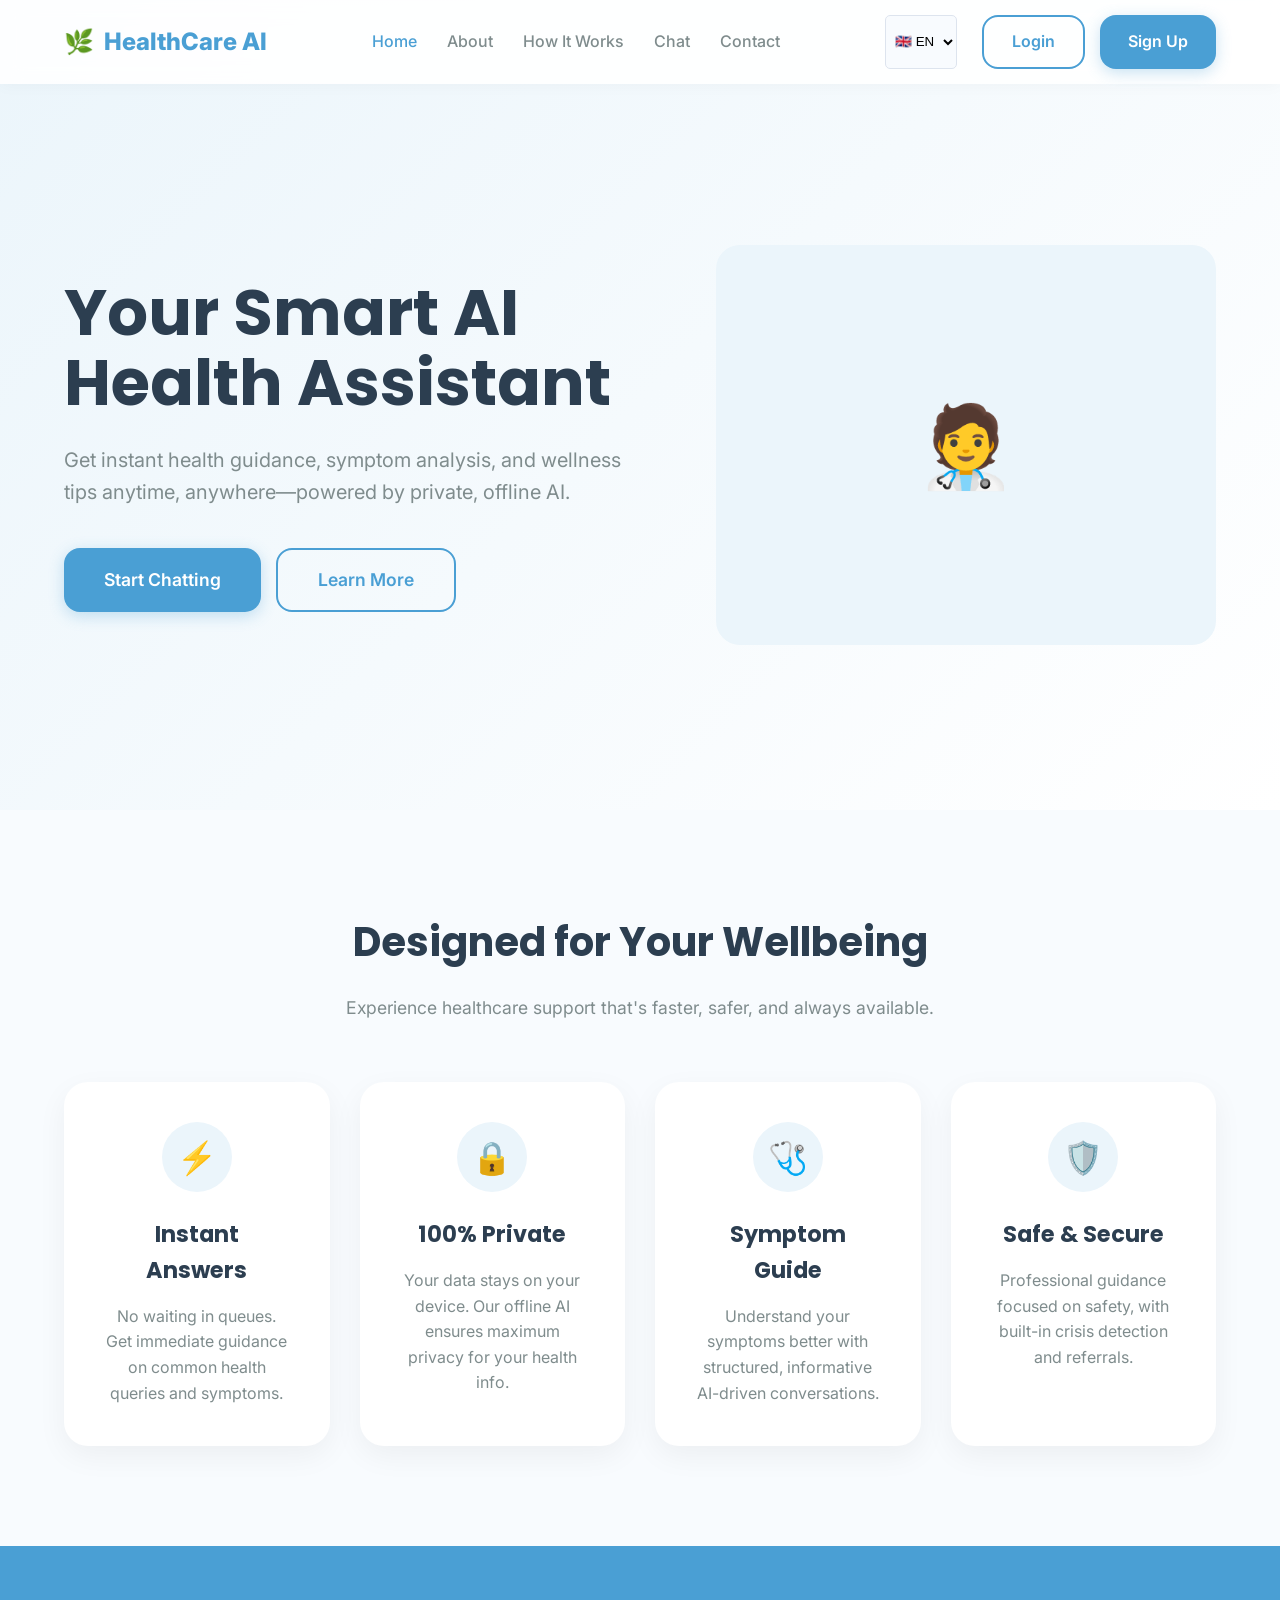
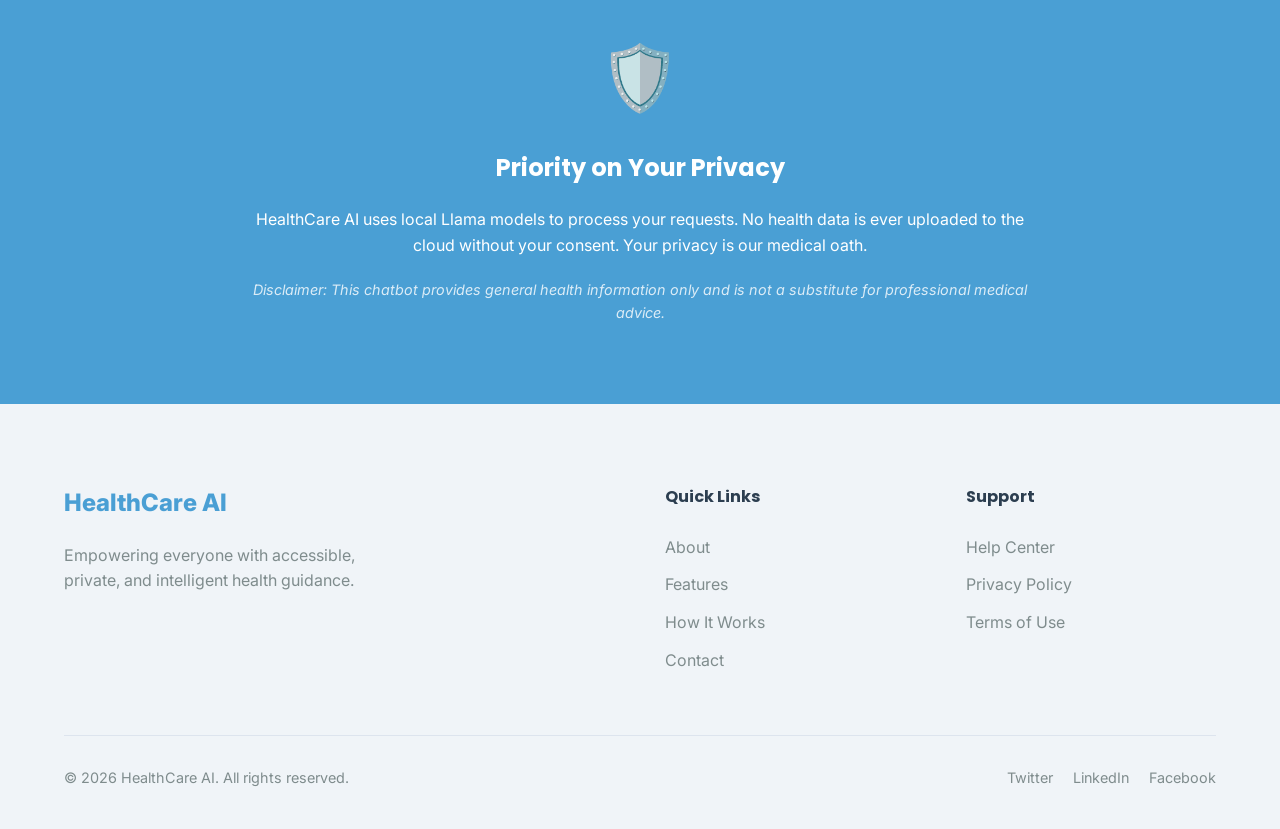
<file: Wellness Chatbot/frontend/index.html>
<!DOCTYPE html>
<html lang="en">

<head>
    <meta charset="UTF-8">
    <meta name="viewport" content="width=device-width, initial-scale=1.0">
    <title>HealthCare AI | Smart Offline Health Chatbot</title>
    <script src="translations.js"></script>
    <link
        href="https://fonts.googleapis.com/css2?family=Inter:wght@400;500;600&family=Poppins:wght@600;700;800&display=swap"
        rel="stylesheet">
    <link rel="stylesheet" href="healthcare.css">
    <style>
        /* Hero Section */
        .hero {
            padding: 180px 5% 100px;
            background: linear-gradient(135deg, #EBF5FB 0%, #FFFFFF 100%);
            display: flex;
            align-items: center;
            justify-content: space-between;
            min-height: 90vh;
        }

        .hero-content {
            flex: 1;
            max-width: 600px;
        }

        .hero-content h1 {
            font-size: 4rem;
            line-height: 1.1;
            margin-bottom: 25px;
            color: var(--text-dark);
        }

        .hero-content p {
            font-size: 1.25rem;
            color: var(--text-muted);
            margin-bottom: 40px;
        }

        .hero-image {
            flex: 1;
            display: flex;
            justify-content: flex-end;
        }

        .hero-image img {
            width: 100%;
            max-width: 550px;
            filter: drop-shadow(0 20px 40px rgba(0, 0, 0, 0.1));
        }

        /* Features Section */
        .features-grid {
            display: grid;
            grid-template-columns: repeat(auto-fit, minmax(250px, 1fr));
            gap: 30px;
        }

        .feature-card {
            background: var(--white);
            padding: 40px;
            border-radius: var(--radius-lg);
            box-shadow: var(--shadow);
            transition: var(--transition);
            text-align: center;
        }

        .feature-card:hover {
            transform: translateY(-10px);
            box-shadow: var(--shadow-hover);
        }

        .feature-icon {
            width: 70px;
            height: 70px;
            background: var(--primary-light);
            border-radius: 50%;
            display: flex;
            align-items: center;
            justify-content: center;
            font-size: 2rem;
            margin: 0 auto 25px;
            color: var(--primary);
        }

        .feature-card h3 {
            margin-bottom: 15px;
            font-size: 1.4rem;
        }

        .feature-card p {
            color: var(--text-muted);
        }

        /* Trust Section */
        .trust-section {
            background-color: var(--primary);
            color: var(--white);
            text-align: center;
            padding: 80px 5%;
        }

        .trust-content {
            max-width: 800px;
            margin: 0 auto;
        }

        .trust-icon {
            font-size: 4rem;
            margin-bottom: 20px;
        }

        .trust-section h2 {
            margin-bottom: 20px;
        }

        /* Footer */
        footer {
            padding: 80px 5% 40px;
            background-color: #F0F4F8;
        }

        .footer-grid {
            display: grid;
            grid-template-columns: repeat(auto-fit, minmax(200px, 1fr));
            gap: 50px;
            margin-bottom: 50px;
        }

        .footer-col h4 {
            margin-bottom: 25px;
            color: var(--text-dark);
        }

        .footer-col ul li {
            margin-bottom: 12px;
            color: var(--text-muted);
        }

        .footer-bottom {
            border-top: 1px solid #DDE4EE;
            padding-top: 30px;
            display: flex;
            justify-content: space-between;
            color: var(--text-muted);
            font-size: 0.9rem;
        }

        @media (max-width: 992px) {
            .hero {
                flex-direction: column;
                text-align: center;
                padding-top: 150px;
            }

            .hero-content h1 {
                font-size: 3rem;
            }

            .hero-image {
                margin-top: 50px;
            }
        }
    </style>
</head>

<body>

    <nav class="navbar">
        <div class="logo">
            <span>🌿</span> <span data-i18n="logo_text_full">HealthCare AI</span>
        </div>
        <div class="nav-links">
            <a href="#" class="active" data-i18n="nav_home">Home</a>
            <a href="#" data-i18n="nav_about">About</a>
            <a href="#" data-i18n="nav_how_it_works">How It Works</a>
            <a href="/dashboard" data-i18n="nav_chat_link">Chat</a>
            <a href="#" data-i18n="nav_contact">Contact</a>
        </div>
        <div class="auth-btns">
            <select id="languageSelect"
                style="background: var(--bg-light); border: 1px solid var(--border-color); padding: 5px; border-radius: 5px; margin-right: 10px;">
                <option value="English">🇬🇧 EN</option>
                <option value="Hindi">🇮🇳 HI</option>
                <option value="Spanish">🇪🇸 ES</option>
                <option value="French">🇫🇷 FR</option>
                <option value="Kannada">🇮🇳 KN</option>
            </select>
            <a href="/login" class="btn btn-outline" data-i18n="btn_login">Login</a>
            <a href="/register" class="btn btn-primary" data-i18n="btn_signup">Sign Up</a>
        </div>
    </nav>

    <section class="hero">
        <div class="hero-content">
            <h1 data-i18n="hero_title">Your Smart AI <span class="text-primary">Health</span> Assistant</h1>
            <p data-i18n="hero_subtitle">Get instant health guidance, symptom analysis, and wellness tips anytime,
                anywhere—powered by private, offline AI.</p>
            <div class="auth-btns">
                <a href="/dashboard" class="btn btn-primary" style="padding: 16px 40px; font-size: 1.1rem;"
                    data-i18n="btn_start_chat">Start Chatting</a>
                <a href="#" class="btn btn-outline" style="padding: 16px 40px; font-size: 1.1rem;"
                    data-i18n="btn_learn_more">Learn More</a>
            </div>
        </div>
        <div class="hero-image">
            <!-- Placeholder for Hero Illustration -->
            <div
                style="width: 500px; height: 400px; background: var(--primary-light); border-radius: var(--radius-lg); display: flex; align-items: center; justify-content: center; font-size: 5rem;">
                🧑‍⚕️</div>
        </div>
    </section>

    <section class="features">
        <div class="section-title">
            <h2 data-i18n="features_title">Designed for Your Wellbeing</h2>
            <p data-i18n="features_tagline">Experience healthcare support that's faster, safer, and always available.
            </p>
        </div>
        <div class="container feature-grid">
            <div class="features-grid">
                <div class="feature-card">
                    <div class="feature-icon">⚡</div>
                    <h3 data-i18n="feat_instant_title">Instant Answers</h3>
                    <p data-i18n="feat_instant_desc">No waiting in queues. Get immediate guidance on common health
                        queries and symptoms.</p>
                </div>
                <div class="feature-card">
                    <div class="feature-icon">🔒</div>
                    <h3 data-i18n="feat_private_title">100% Private</h3>
                    <p data-i18n="feat_private_desc">Your data stays on your device. Our offline AI ensures maximum
                        privacy for your health info.</p>
                </div>
                <div class="feature-card">
                    <div class="feature-icon">🩺</div>
                    <h3 data-i18n="feat_symptom_title">Symptom Guide</h3>
                    <p data-i18n="feat_symptom_desc">Understand your symptoms better with structured, informative
                        AI-driven conversations.</p>
                </div>
                <div class="feature-card">
                    <div class="feature-icon">🛡️</div>
                    <h3 data-i18n="feat_safe_title">Safe & Secure</h3>
                    <p data-i18n="feat_safe_desc">Professional guidance focused on safety, with built-in crisis
                        detection and referrals.</p>
                </div>
            </div>
        </div>
    </section>

    <section class="trust-section">
        <div class="trust-content">
            <div class="trust-icon">🛡️</div>
            <h2 data-i18n="trust_title">Priority on Your Privacy</h2>
            <p data-i18n="trust_desc">HealthCare AI uses local Llama models to process your requests. No health data is
                ever uploaded to the cloud without your consent. Your privacy is our medical oath.</p>
            <p style="margin-top: 20px; font-size: 0.9rem; opacity: 0.8;"><i data-i18n="trust_disclaimer">Disclaimer:
                    This chatbot provides general health information only and is not a substitute for professional
                    medical advice.</i></p>
        </div>
    </section>

    <footer>
        <div class="container">
            <div class="footer-grid">
                <div class="footer-col" style="grid-column: span 2;">
                    <div class="logo" style="margin-bottom: 20px;" data-i18n="logo_text_full">🌿 HealthCare AI</div>
                    <p style="color: var(--text-muted); max-width: 300px;" data-i18n="footer_desc">Empowering everyone
                        with accessible, private, and intelligent health guidance.</p>
                </div>
                <div class="footer-col">
                    <h4 data-i18n="footer_links">Quick Links</h4>
                    <ul>
                        <li><a href="#" data-i18n="nav_about">About Us</a></li>
                        <li><a href="#" data-i18n="nav_features">Features</a></li>
                        <li><a href="#" data-i18n="nav_how_it_works">How it Works</a></li>
                        <li><a href="#" data-i18n="nav_contact">Contact</a></li>
                    </ul>
                </div>
                <div class="footer-col">
                    <h4 data-i18n="footer_support">Support</h4>
                    <ul>
                        <li><a href="#" data-i18n="nav_help">Help Center</a></li>
                        <li><a href="#" data-i18n="nav_privacy">Privacy Policy</a></li>
                        <li><a href="#" data-i18n="nav_terms">Terms of Use</a></li>
                    </ul>
                </div>
            </div>
            <div class="footer-bottom">
                <p>&copy; 2026 HealthCare AI. All rights reserved.</p>
                <div style="display: flex; gap: 20px;">
                    <a href="#">Twitter</a>
                    <a href="#">LinkedIn</a>
                    <a href="#">Facebook</a>
                </div>
            </div>
        </div>
    </footer>

</body>

</html>
</file>
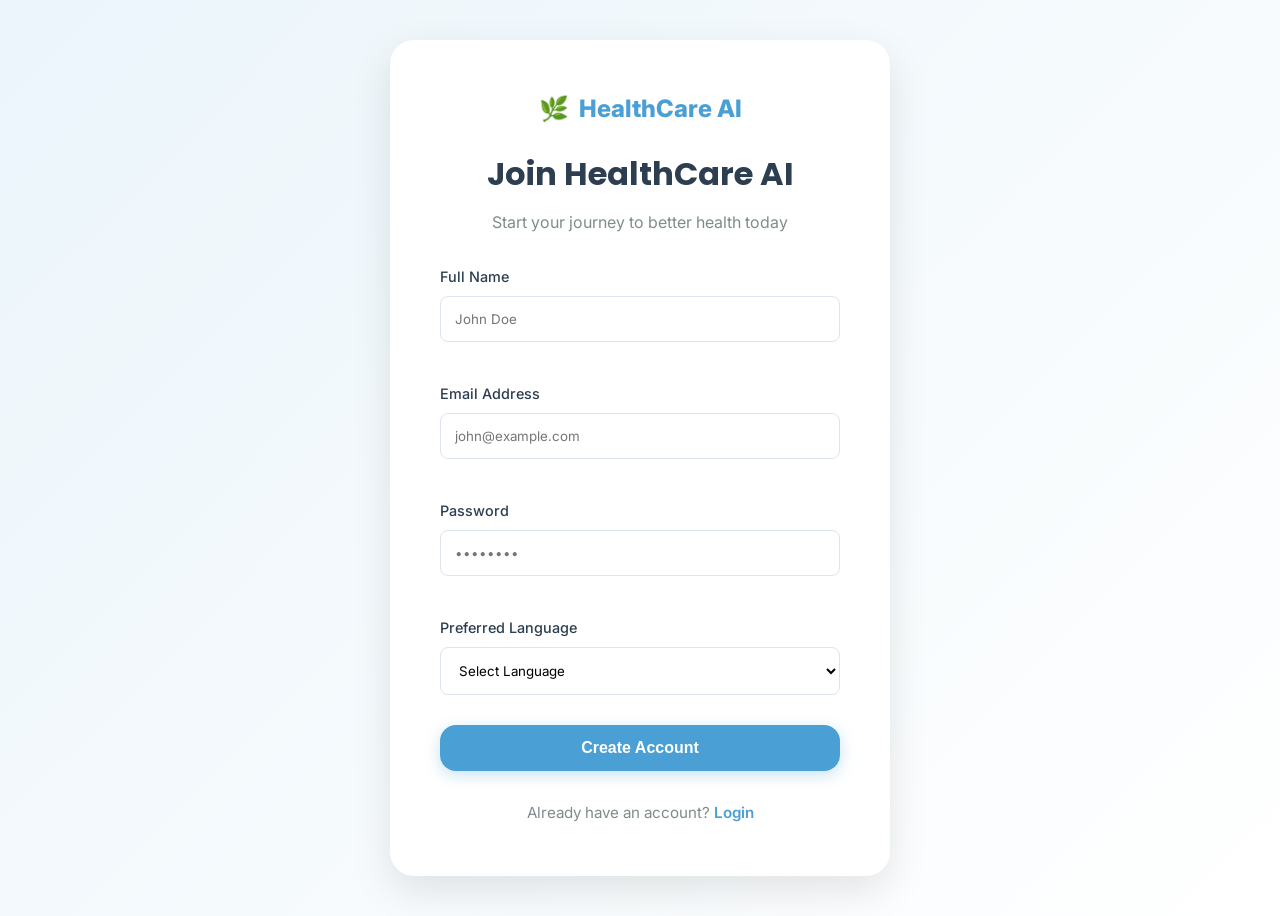
<file: Wellness Chatbot/frontend/register.html>
<!DOCTYPE html>
<html lang="en">

<head>
    <meta charset="UTF-8">
    <meta name="viewport" content="width=device-width, initial-scale=1.0">
    <title>Create Account | HealthCare AI</title>
    <link
        href="https://fonts.googleapis.com/css2?family=Inter:wght@400;500;600&family=Poppins:wght@600;700&display=swap"
        rel="stylesheet">
    <link rel="stylesheet" href="healthcare.css">
    <style>
        body {
            background: linear-gradient(135deg, #EBF5FB 0%, #FFFFFF 100%);
            min-height: 100vh;
            display: flex;
            align-items: center;
            justify-content: center;
            padding: 40px 20px;
        }

        .auth-container {
            background: var(--white);
            padding: 50px;
            border-radius: var(--radius-lg);
            box-shadow: var(--shadow-hover);
            width: 100%;
            max-width: 500px;
            text-align: center;
        }

        .auth-header h2 {
            margin: 20px 0 10px;
            font-size: 2rem;
            color: var(--text-dark);
        }

        .auth-header p {
            color: var(--text-muted);
            margin-bottom: 30px;
        }

        .input-grid {
            display: grid;
            grid-template-columns: 1fr 1fr;
            gap: 20px;
            text-align: left;
        }

        .input-group {
            margin-bottom: 20px;
            text-align: left;
        }

        .input-group.full {
            grid-column: span 2;
        }

        .input-group label {
            display: block;
            margin-bottom: 8px;
            font-weight: 500;
            font-size: 0.9rem;
        }

        .input-group input,
        .input-group select {
            width: 100%;
            padding: 14px;
            border: 1px solid #DDE4EE;
            border-radius: var(--radius-sm);
            font-family: inherit;
            transition: var(--transition);
            background: white;
        }

        .input-group input:focus,
        .input-group select:focus {
            outline: none;
            border-color: var(--primary);
            box-shadow: 0 0 0 4px var(--primary-light);
        }

        .auth-btn {
            width: 100%;
            padding: 14px;
            margin-top: 10px;
        }

        .auth-footer {
            margin-top: 30px;
            color: var(--text-muted);
            font-size: 0.95rem;
        }

        .auth-footer a {
            color: var(--primary);
            font-weight: 600;
        }

        @media (max-width: 480px) {
            .input-grid {
                grid-template-columns: 1fr;
            }

            .input-group.full {
                grid-column: span 1;
            }
        }
    </style>
</head>

<body>

    <div class="auth-container">
        <div class="logo" style="justify-content: center; margin-bottom: 10px;">
            <span>🌿</span> HealthCare AI
        </div>
        <div class="auth-header">
            <h2>Join HealthCare AI</h2>
            <p>Start your journey to better health today</p>
        </div>

        <div class="input-grid">
            <div class="input-group full">
                <label>Full Name</label>
                <input type="text" id="name" placeholder="John Doe">
            </div>
            <div class="input-group full">
                <label>Email Address</label>
                <input type="email" id="email" placeholder="john@example.com">
            </div>
            <div class="input-group full">
                <label>Password</label>
                <input type="password" id="password" placeholder="••••••••">
            </div>
            <div class="input-group full">
                <label>Preferred Language</label>
                <select id="language">
                    <option value="">Select Language</option>
                    <option>English</option>
                    <option>Hindi</option>
                    <option>Telugu</option>
                </select>
            </div>
        </div>

        <button id="registerBtn" class="btn btn-primary auth-btn">Create Account</button>

        <div class="auth-footer">
            Already have an account? <a href="/login" id="loginBtn">Login</a>
        </div>
    </div>

    <script src="register.js"></script>
</body>

</html>
</file>
<file: Wellness Chatbot/frontend/healthcare.css>
:root {
    --primary: #4A9FD4;
    --primary-rgb: 74, 159, 212;
    --primary-light: #EBF5FB;
    --secondary: #6CC7A6;
    --secondary-light: #E8F8F2;
    --accent: #FF8A80;
    --text-dark: #2C3E50;
    --text-muted: #7F8C8D;
    --bg-light: #F8FBFE;
    --white: #FFFFFF;
    --card-bg: #FFFFFF;
    --sidebar-bg: #FFFFFF;
    --border-color: #DDE4EE;
    --shadow: 0 10px 30px rgba(0, 0, 0, 0.05);
    --shadow-hover: 0 15px 40px rgba(0, 0, 0, 0.1);
    --radius-sm: 8px;
    --radius-md: 16px;
    --radius-lg: 24px;
    --transition: all 0.3s ease;
}

/* Dark Theme */
body.dark-theme {
    --bg-light: #000000;
    /* True black background */
    --text-dark: #F1F5F9;
    --text-muted: #94A3B8;
    --white: #1E293B;
    --card-bg: #111827;
    --sidebar-bg: #000000;
    --border-color: #334155;
    --shadow: 0 10px 40px rgba(0, 0, 0, 0.4);
}

/* Blue Theme */
body.blue-theme {
    --primary: #0AA6C2;
    --primary-rgb: 10, 166, 194;
    --bg-light: #E0F2FE;
    --primary-light: #BAE6FD;
    --card-bg: #F8FAFC;
}

/* Wellness Green Theme */
body.green-theme {
    --primary: #059669;
    --primary-rgb: 5, 150, 105;
    --primary-light: #D1FAE5;
    --secondary: #10B981;
    --secondary-light: #A7F3D0;
    --bg-light: #ECFDF5;
    --card-bg: #FFFFFF;
    --accent: #F59E0B;
}

/* Glassmorphism */
.glass-card {
    background: rgba(var(--primary-rgb), 0.05);
    backdrop-filter: blur(12px);
    -webkit-backdrop-filter: blur(12px);
    border: 1px solid rgba(255, 255, 255, 0.15);
    border-radius: var(--radius-md);
    box-shadow: 0 8px 32px rgba(0, 0, 0, 0.06);
}

/* Animations */
@keyframes fadeIn {
    from {
        opacity: 0;
        transform: translateY(10px);
    }

    to {
        opacity: 1;
        transform: translateY(0);
    }
}

@keyframes slideUp {
    from {
        opacity: 0;
        transform: translateY(30px);
    }

    to {
        opacity: 1;
        transform: translateY(0);
    }
}

@keyframes slideInRight {
    from {
        opacity: 0;
        transform: translateX(20px);
    }

    to {
        opacity: 1;
        transform: translateX(0);
    }
}

@keyframes pulse {

    0%,
    100% {
        transform: scale(1);
    }

    50% {
        transform: scale(1.05);
    }
}

@keyframes shimmer {
    0% {
        background-position: -200% 0;
    }

    100% {
        background-position: 200% 0;
    }
}

@keyframes float {

    0%,
    100% {
        transform: translateY(0);
    }

    50% {
        transform: translateY(-8px);
    }
}

.fade-in {
    animation: fadeIn 0.5s ease forwards;
}

.slide-up {
    animation: slideUp 0.6s ease forwards;
}

.slide-in-right {
    animation: slideInRight 0.4s ease forwards;
}

.pulse-hover:hover {
    animation: pulse 0.6s ease;
}

.float-anim {
    animation: float 3s ease-in-out infinite;
}

* {
    margin: 0;
    padding: 0;
    box-sizing: border-box;
}

body {
    font-family: 'Inter', 'Open Sans', sans-serif;
    color: var(--text-dark);
    line-height: 1.6;
    background-color: var(--bg-light);
    overflow-x: hidden;
    transition: background-color 0.5s ease, color 0.3s ease;
}

h1,
h2,
h3,
h4 {
    font-family: 'Poppins', sans-serif;
    font-weight: 700;
}

a {
    text-decoration: none;
    color: inherit;
    transition: var(--transition);
}

ul {
    list-style: none;
}

/* Button Styles */
.btn {
    display: inline-flex;
    align-items: center;
    justify-content: center;
    padding: 12px 28px;
    border-radius: var(--radius-md);
    font-weight: 600;
    cursor: pointer;
    transition: var(--transition);
    border: none;
    font-size: 1rem;
}

.btn-primary {
    background-color: var(--primary);
    color: var(--white);
    box-shadow: 0 4px 15px rgba(74, 159, 212, 0.3);
}

.btn-primary:hover {
    background-color: #3B8AC0;
    transform: translateY(-2px);
    box-shadow: 0 6px 20px rgba(74, 159, 212, 0.4);
}

.btn-outline {
    background-color: transparent;
    border: 2px solid var(--primary);
    color: var(--primary);
}

.btn-outline:hover {
    background-color: var(--primary-light);
    transform: translateY(-2px);
}

.btn-gradient {
    background: linear-gradient(135deg, var(--primary), var(--secondary));
    color: white;
    border: none;
    box-shadow: 0 4px 15px rgba(var(--primary-rgb), 0.3);
    position: relative;
    overflow: hidden;
}

.btn-gradient:hover {
    transform: translateY(-2px);
    box-shadow: 0 8px 25px rgba(var(--primary-rgb), 0.4);
}

.btn-gradient::after {
    content: '';
    position: absolute;
    top: -50%;
    left: -50%;
    width: 200%;
    height: 200%;
    background: linear-gradient(transparent, rgba(255, 255, 255, 0.1), transparent);
    transform: rotate(45deg);
    transition: 0.5s;
    opacity: 0;
}

.btn-gradient:hover::after {
    opacity: 1;
}

/* Navbar */
.navbar {
    position: fixed;
    top: 0;
    left: 0;
    width: 100%;
    background-color: rgba(255, 255, 255, 0.9);
    backdrop-filter: blur(10px);
    padding: 15px 5%;
    display: flex;
    justify-content: space-between;
    align-items: center;
    z-index: 1000;
    box-shadow: 0 2px 15px rgba(0, 0, 0, 0.03);
}

.logo {
    font-size: 1.5rem;
    font-weight: 800;
    color: var(--primary);
    display: flex;
    align-items: center;
    gap: 10px;
}

.nav-links {
    display: flex;
    gap: 30px;
    align-items: center;
}

.nav-links a {
    font-weight: 500;
    color: var(--text-muted);
}

.nav-links a:hover,
.nav-links a.active {
    color: var(--primary);
}

.auth-btns {
    display: flex;
    gap: 15px;
}

/* Section Common */
section {
    padding: 100px 5%;
}

.section-title {
    text-align: center;
    margin-bottom: 60px;
}

.section-title h2 {
    font-size: 2.5rem;
    margin-bottom: 20px;
}

.section-title p {
    color: var(--text-muted);
    font-size: 1.1rem;
    max-width: 600px;
    margin: 0 auto;
}

/* Utils */
.container {
    max-width: 1200px;
    margin: 0 auto;
}

.text-primary {
    color: var(--primary);
}

.text-secondary {
    color: var(--secondary);
}

/* Responsive Sidebar */
@media (max-width: 768px) {
    .sidebar {
        width: 60px !important;
        padding: 15px 8px !important;
        overflow: hidden;
    }

    .sidebar .nav-item span,
    .sidebar .logo span:not(:first-child),
    .sidebar .control-group label,
    .sidebar .control-group select,
    .sidebar .sidebar-controls {
        display: none;
    }

    .sidebar .nav-item {
        justify-content: center;
        padding: 12px !important;
    }

    .sidebar .nav-item i {
        font-size: 1.2rem;
        margin: 0 !important;
    }

    .dashboard-main,
    .main-content {
        margin-left: 60px !important;
        padding: 20px !important;
    }
}

/* Immersive Chatbot Message Styles */
.chat-message {
    margin-bottom: 16px;
    max-width: 80%;
    padding: 14px 18px;
    border-radius: 16px;
    line-height: 1.6;
    animation: slideUp 0.3s ease;
    clear: both;
}

@keyframes slideUp {
    from {
        opacity: 0;
        transform: translateY(10px);
    }

    to {
        opacity: 1;
        transform: translateY(0);
    }
}

.user-message {
    background: linear-gradient(135deg, var(--primary), var(--secondary));
    color: white;
    align-self: flex-end;
    float: right;
    border-bottom-right-radius: 4px;
    box-shadow: 0 3px 12px rgba(var(--primary-rgb), 0.2);
}

.bot-message {
    background: var(--card-bg);
    border: 1px solid var(--border-color);
    align-self: flex-start;
    float: left;
    color: var(--text-dark);
    border-bottom-left-radius: 4px;
    box-shadow: 0 2px 8px rgba(0, 0, 0, 0.04);
}

.msg-meta {
    font-size: 0.7rem;
    opacity: 0.6;
    margin-top: 6px;
    display: block;
    text-align: right;
}

.chat-area::after {
    content: "";
    display: table;
    clear: both;
}
</file>
